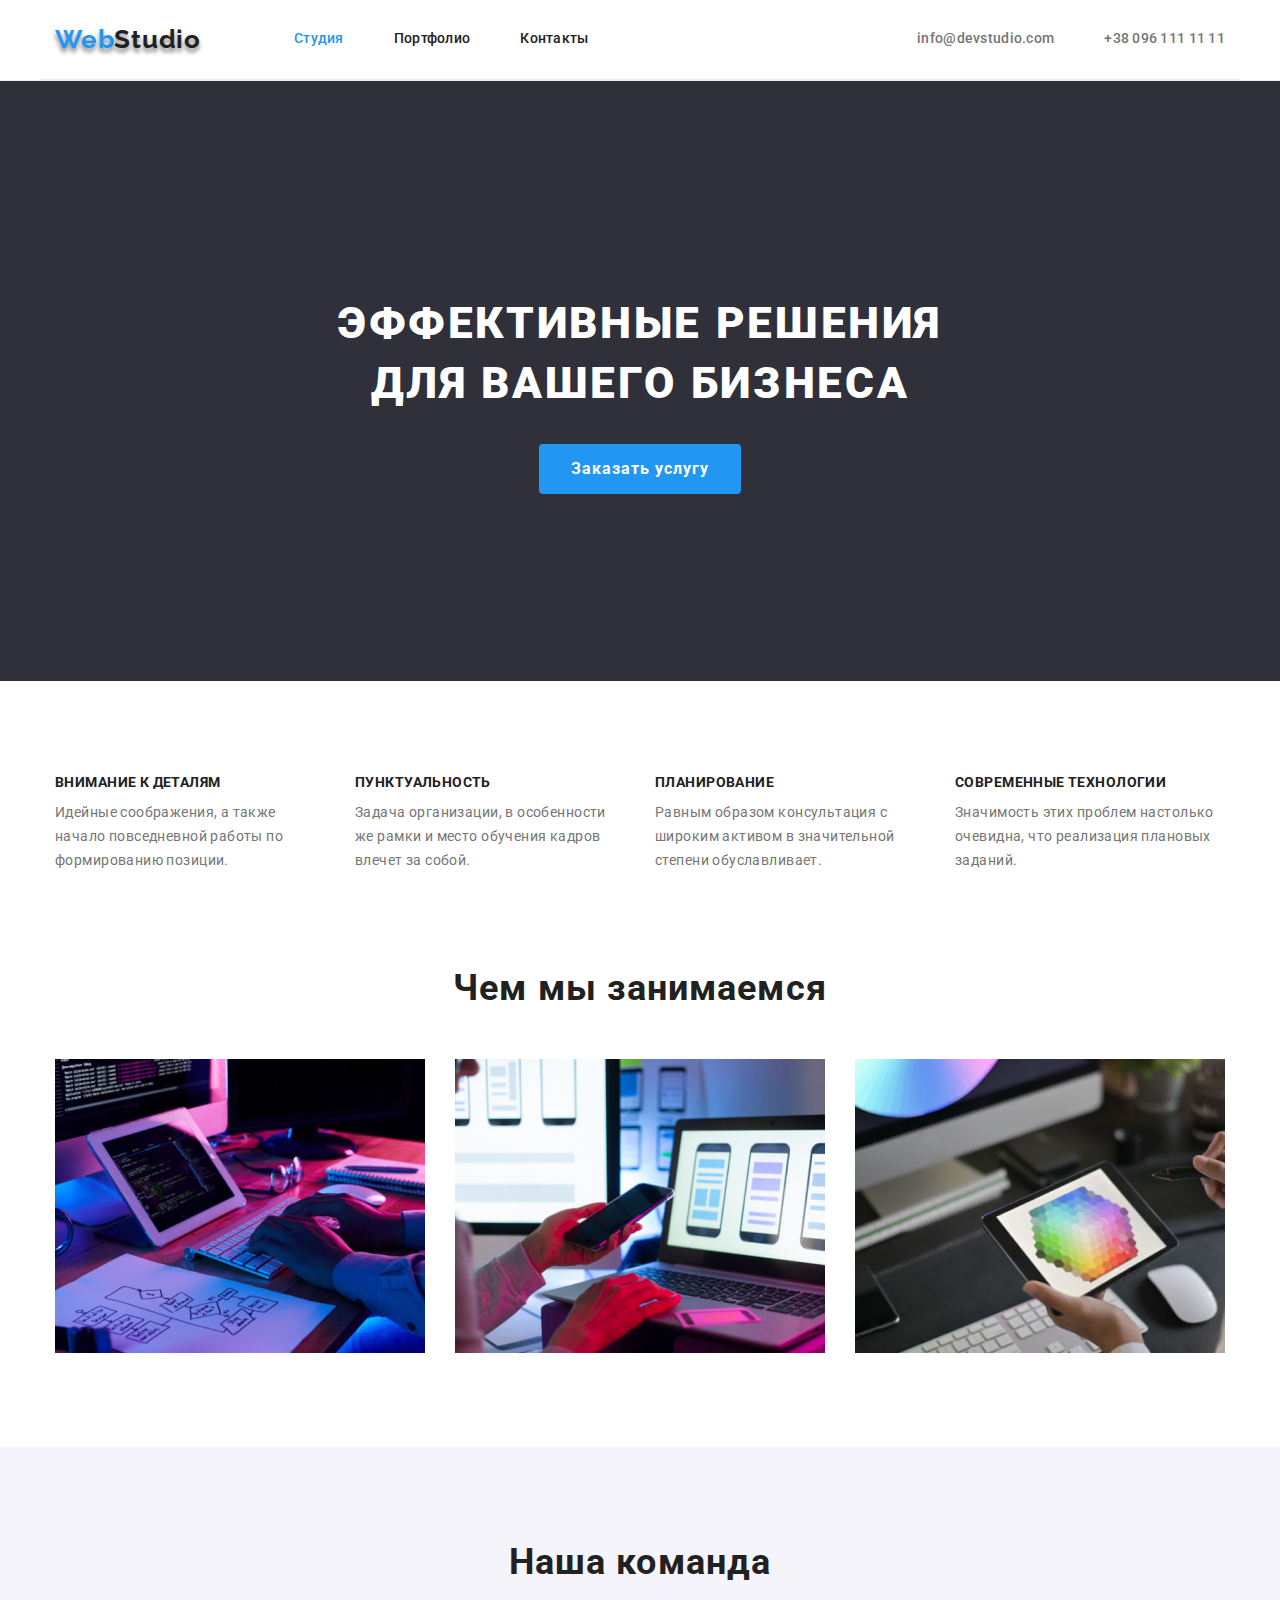
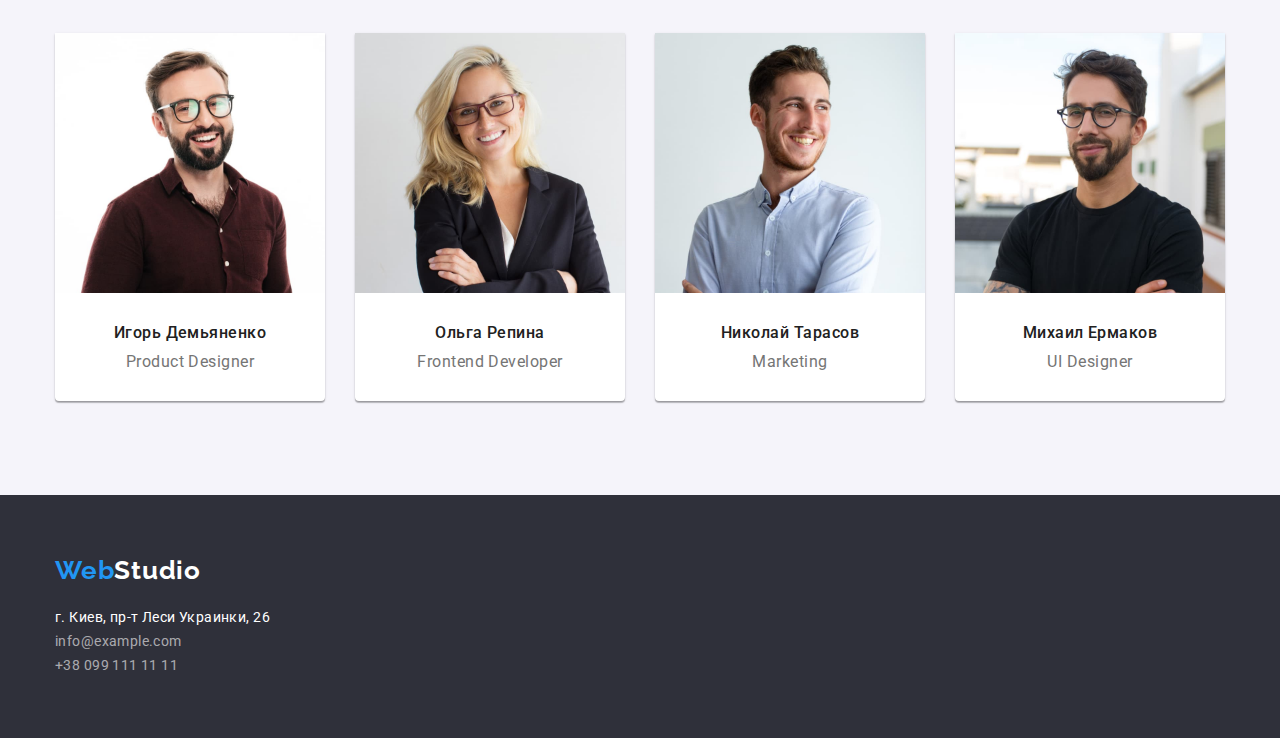
<file: index.html>
<!DOCTYPE html>
<html lang="ru">
<head>
    <meta charset="UTF-8">
    <meta http-equiv="X-UA-Compatible" content="IE=edge">
    <meta name="viewport" content="width=device-width, initial-scale=1.0">
    <title>Главная</title>
    <link rel="preconnect" href="https://fonts.gstatic.com">
    <link href="https://fonts.googleapis.com/css2?family=Raleway:wght@700&family=Roboto:wght@400;500;700;900&display=swap" rel="stylesheet">
    <link rel="stylesheet" href="./css/modern-normalize.css">
    <link rel="stylesheet" href="./css/style.css">
</head>

<body>
    <header class="header">
        <!-- CONTEINER -->
        <div class="conteiner header">
            <nav class="header-nav">
                <a class="logo" href="index.html"><span class="logo-text">Web</span>Studio</a>
                
                <ul class="nav-list">
                    <li class="nav-item">
                        <a class="link current" href="index.html">Студия</a>
                    </li>

                    <li class="nav-item">
                        <a class="link" href="portfolio.html">Портфолио</a>
                    </li>

                    <li class="nav-item">
                        <a class="link" href="#address">Контакты</a>
                    </li>
                </ul>
            </nav>
                
                <ul class="header-contacts">
                    <li class="contact-item">
                        <a class="contact-link" href="mailto:info@devstudio.com">info@devstudio.com</a>
                    </li>

                    <li class="contact-item">
                        <a class="contact-link" href="tel:+380961111111">+38 096 111 11 11</a>
                    </li>
               </ul>
        </div>
    </header>

    <main>
        <section class="hero">
            <!-- CONTEINER -->
            <div class="conteiner">
                <h1 class="hero-title">Эффективные решения для вашего бизнеса</h1>
                <button class="hero-btn">Заказать услугу</button>
            </div>    
        </section>

        <section class="features">
            <!-- CONTEINER -->
            <div class="conteiner">
                <h2 class="features-title">Особенности</h2>

                <ul class="features-list">
                    <li class="features-item">
                        <h3 class="features-item-title">Внимание к деталям</h3>
                        <p class="features-text">Идейные соображения, а также начало повседневной работы по формированию позиции.</p>
                    </li>

                    <li class="features-item">
                        <h3 class="features-item-title">Пунктуальность</h3>
                        <p class="features-text">Задача организации, в особенности же рамки и место обучения кадров влечет за собой.</p>
                    </li>

                    <li class="features-item">
                        <h3 class="features-item-title">Планирование</h3>
                        <p class="features-text">Равным образом консультация с широким активом в значительной степени обуславливает.</p>
                    </li>

                    <li class="features-item">
                        <h3 class="features-item-title">Современные технологии</h3>
                        <p class="features-text">Значимость этих проблем настолько очевидна, что реализация плановых заданий.</p>
                    </li>
                </ul>
            </div>
        </section>

        <section class="occupation">
            <!-- CONTEINER -->
            <div class="conteiner">
                <h2 class="occupation-title">Чем мы занимаемся</h2>

                <ul class="occupation-list">
                    <li class="occupation-img">
                        <img src="./images/box1.jpg" alt="img">
                    </li>

                    <li class="occupation-img">
                        <img src="./images/box2.jpg" alt="img">
                    </li>

                    <li class="occupation-img">
                        <img src="./images/box3.jpg" alt="img">
                    </li>
                </ul>
            </div>
        </section>
        
        <section class="command">
            <!-- CONTEINER -->
            <div class="conteiner">
                <h2 class="command-title">Наша команда</h2>

                <ul class="command-list">
                    <li class="command-item">
                        <img src="./images/img1.jpg" width="" alt="img">
                        <p class="command-name">Игорь Демьяненко</p>
                        <p class="command-text">Product Designer</p>
                    </li>

                    <li class="command-item">
                        <img src="./images/img2.jpg" alt="img">
                        <p class="command-name">Ольга Репина</p>
                        <p class="command-text">Frontend Developer</p>
                    </li>

                    <li class="command-item">
                        <img src="./images/img3.jpg" alt="img">
                        <p class="command-name">Николай Тарасов</p>
                        <p class="command-text">Marketing</p>
                    </li>

                    <li class="command-item">
                        <img src="./images/img4.jpg" alt="img">
                        <p class="command-name">Михаил Ермаков</p>
                        <p class="command-text">UI Designer</p>
                    </li>
                </ul>
            </div>
        </section>
    </main>

    <footer>
        <section class="footer">
            <!-- CONTEINER -->
            <div class="conteiner" id="address">
                <h2 class="contact-title">Контакты</h2>

                <a class="footer-logo" href=""><span class="logo-text">Web</span>Studio</a>
                <address class="footer-contacts">
                    <p class="address">г. Киев, пр-т Леси Украинки, 26</p>
                    <p><a class="footer-link" href="mailto:info@example.com">info@example.com</a></p>
                    <p><a class="footer-link" href="tel:+380991111111">+38 099 111 11 11</a></p>
                </address>
            </div>
        </section>
    </footer>
</body>
</html>
</file>
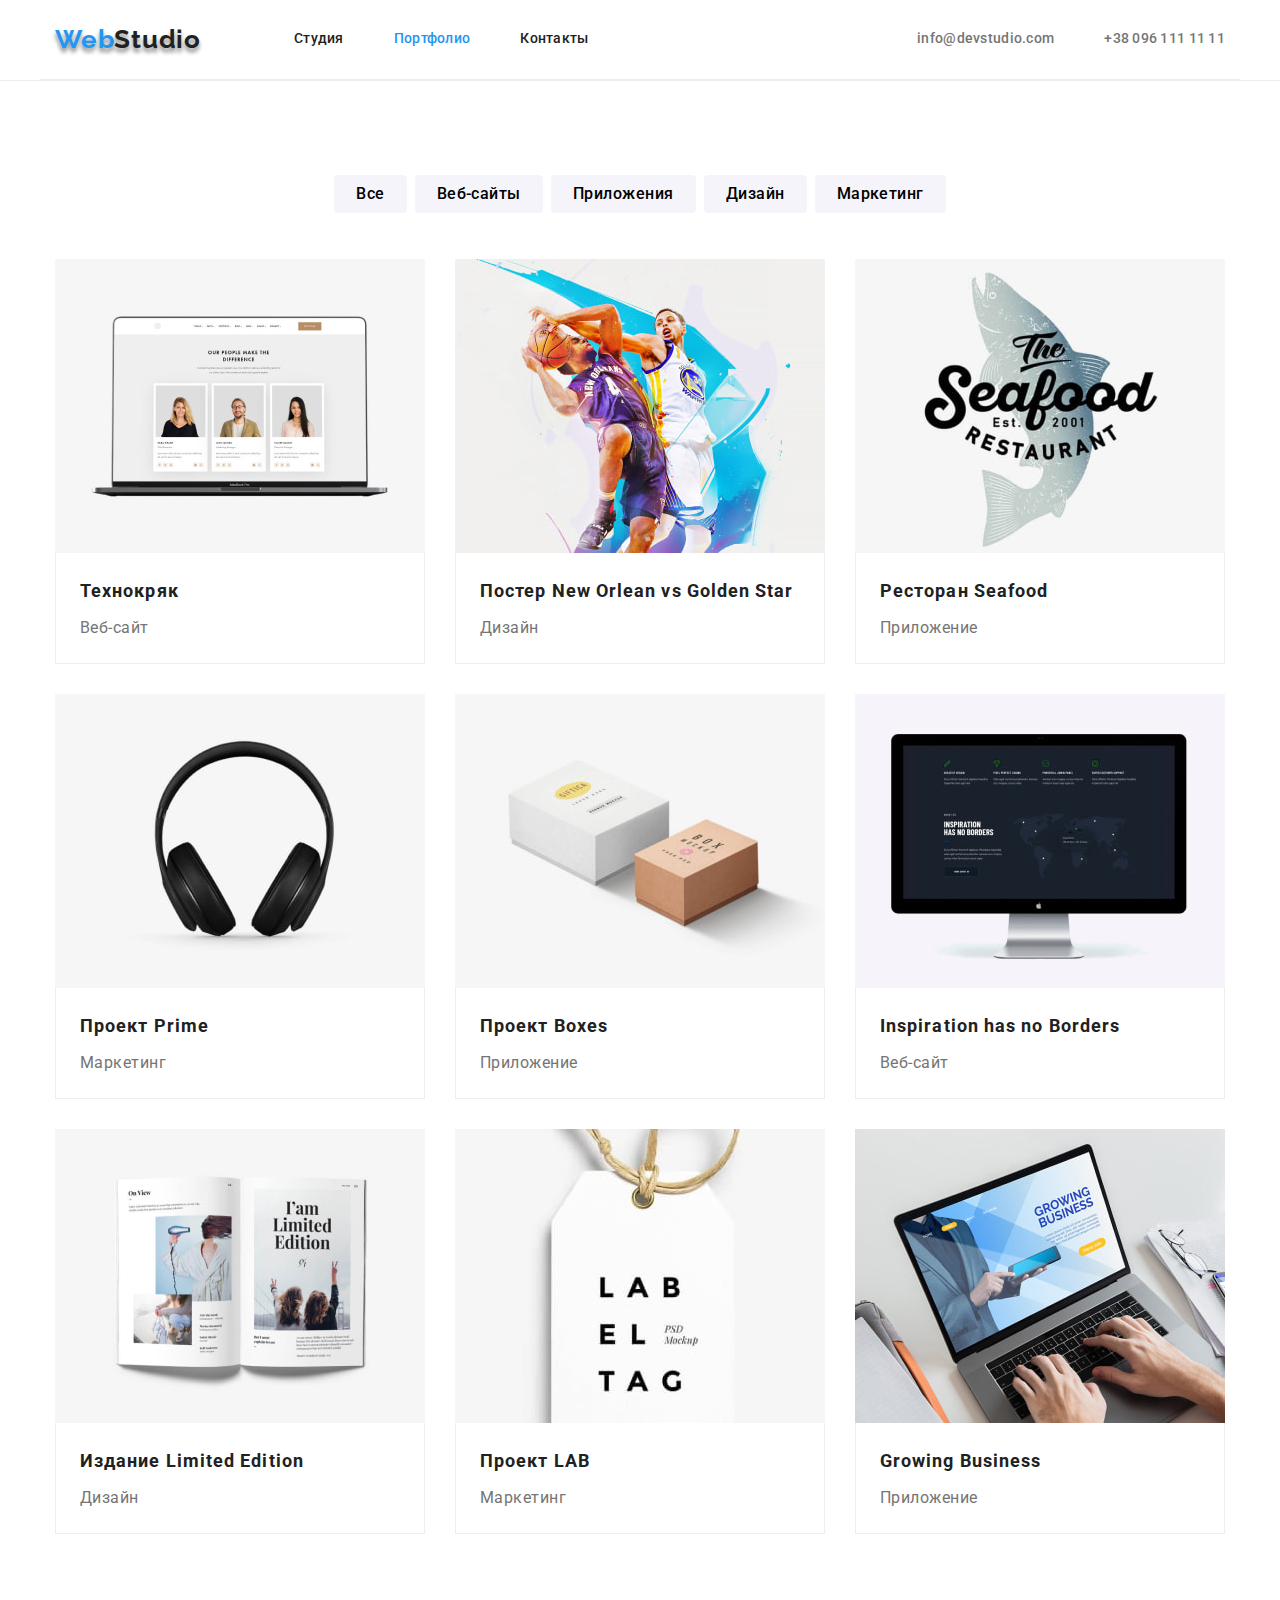
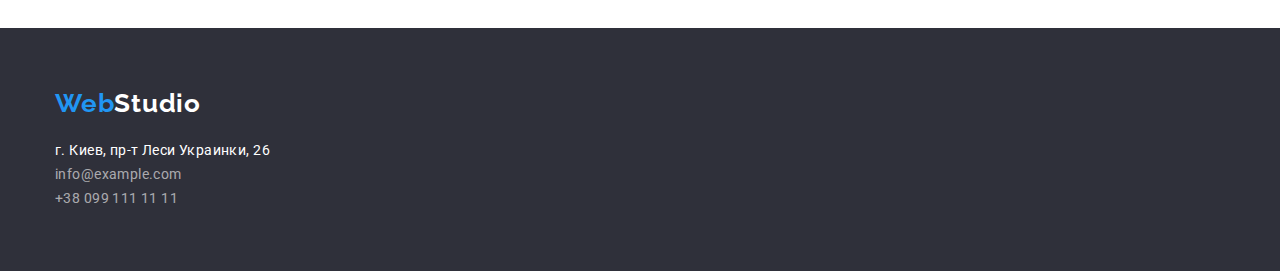
<file: portfolio.html>
<!DOCTYPE html>
<html lang="ru">
<head>
    <meta charset="UTF-8">
    <meta http-equiv="X-UA-Compatible" content="IE=edge">
    <meta name="viewport" content="width=device-width, initial-scale=1.0">
    <title>Портфолио</title>
    <link rel="preconnect" href="https://fonts.gstatic.com">
    <link href="https://fonts.googleapis.com/css2?family=Raleway:wght@700&family=Roboto:wght@400;500;700;900&display=swap" rel="stylesheet">
    <link rel="stylesheet" href="./css/modern-normalize.css">
    <link rel="stylesheet" href="./css/style.css">
</head>
    
<body>
    <header class="header">
        <!-- CONTEINER -->
        <div class="conteiner header">
            <nav class="header-nav">
                <a class="logo" href="index.html"><span class="logo-text">Web</span>Studio</a>
                <ul class="nav-list">
                    <li class="nav-item">
                        <a class="link" href="index.html">Студия</a>
                    </li>
                    <li class="nav-item">
                        <a class="link current" href="portfolio.html"">Портфолио</a>
                    </li>
                    <li class="nav-item">
                        <a class="link" href="#address">Контакты</a>
                    </li>
                </ul>
            </nav>
                <ul class="header-contacts">
                    <li class="contact-item">
                        <a class="contact-link" href="mailto:info@devstudio.com">info@devstudio.com</a>
                    </li>
                    <li class="contact-item">
                        <a class="contact-link" href="tel:+380961111111">+38 096 111 11 11</a>
                    </li>
                </ul>
        </div>
    </header>

    <main>
        <section class="project">
            <!-- CONTEINER -->
            <div class="conteiner">
                <h2 class="project-title">Проекты</h2>
                <ul class="project-filter">
                    <li class="buttom-list">
                        <button class="project-btn">Все</button>
                    </li>
                    <li class="buttom-list">
                        <button type="button" class="project-btn">Веб-сайты</button>
                    </li>
                    <li class="buttom-list">
                        <button type="button" class="project-btn">Приложения</button>
                    </li>
                    <li class="buttom-list">
                        <button type="button" class="project-btn">Дизайн</button>
                    </li>
                    <li class="buttom-list">
                        <button type="button" class="project-btn">Маркетинг</button>
                    </li>
                </ul>
                
                <ul class="project-list">
                    <li class="project-item">
                        <img src="./images/img_1.jpg" alt="img">
                        <div class="card">
                            <p class="project-name">Технокряк</p>
                            <p class="project-text">Веб-сайт</p>
                        </div>
                    </li>

                    <li class="project-item">
                        <img src="./images/img_2.jpg" alt="img">
                        <div class="card">
                            <p class="project-name">Постер New Orlean vs Golden Star</p>
                            <p class="project-text">Дизайн</p>
                        </div>
                    </li>

                    <li class="project-item">
                        <img src="./images/img_3.jpg" alt="img">
                        <div class="card">
                            <p class="project-name">Ресторан Seafood</p>
                            <p class="project-text">Приложение</p>
                        </div>
                    </li>

                    <li class="project-item">
                        <img src="./images/img_4.jpg" alt="img">
                        <div class="card">
                            <p class="project-name">Проект Prime</p>
                            <p class="project-text">Маркетинг</p>
                        </div>
                    </li>

                    <li class="project-item">
                        <img src="./images/img_5.jpg" alt="img">
                        <div class="card">
                            <p class="project-name">Проект Boxes</p>
                            <p class="project-text">Приложение</p>
                        </div>
                    </li>

                    <li class="project-item">
                        <img src="./images/img_6.jpg" alt="img">
                        <div class="card">
                            <p class="project-name">Inspiration has no Borders</p>
                            <p class="project-text">Веб-сайт</p>
                        </div>
                    </li>

                    <li class="project-item">
                        <img src="./images/img_7.jpg" alt="img">
                        <div class="card">
                            <p class="project-name">Издание Limited Edition</p>
                            <p class="project-text">Дизайн</p>
                        </div>
                    </li>

                    <li class="project-item">
                        <img src="./images/img_8.jpg" alt="img">
                        <div class="card">
                            <p class="project-name">Проект LAB</p>
                            <p class="project-text">Маркетинг</p>
                        </div>
                    </li>

                    <li class="project-item">
                        <img src="./images/img_9.jpg" alt="img">
                        <div class="card">
                            <p class="project-name">Growing Business</p>
                            <p class="project-text">Приложение</p>
                        </div>
                    </li>
                </ul>
            </div>
        </section>
    </main>
    
    <footer class="footer">
        <section class="" id="address">
            <!-- CONTEINER -->
            <div class="conteiner">
                <h2 class="contact-title">Контакты</h2>
                <a class="footer-logo" href="index.html"><span class="logo-text">Web</span>Studio</a>
                <address>
                    <p class="address">г. Киев, пр-т Леси Украинки, 26</p>
                    <p><a class="footer-link" href="mailto:info@example.com">info@example.com</a></p>
                    <p><a class="footer-link" href="tel:+380991111111">+38 099 111 11 11</a></p>
                </address>
            </div>
        </section>
    </footer>
</body>
    
</html>
</file>
<file: css/style.css>
/* VARIABLES */

:root {
  --text-blue: #2196f3;
  --text-black: #212121;
  --text-grey: #757575;
  --text-grey-op60: rgba(255, 255, 255, 0.6);
  --text-white: #ffffff;

  --back-white: #e5e5e5;
  --back-black-light: #2f303a;
  --back-grey: #f5f4fa;
  --back-grey-btn: #f5f4fa;
  --border: #eeeeee;

  --set-gap: 30px;
}

/* GENERAL STYLES*/

*,
::after,
::before {
  box-sizing: border-box;
}

body,
a {
  font-family: 'Roboto', sans-serif;
  color: var(--text-black);
}

a {
  text-decoration: none;
  color: inherit;
}

ul,
li,
a,
h1,
h2,
h3,
p {
  margin: 0;
  padding: 0;
}

img {
  display: block;
  min-width: 100%;
  height: auto;
}

button {
  padding: 0;
  /* border: none; */
  background-color: transparent;
}

button,
button:active,
button:focus {
  outline: none;
  /* decoration: none; */
}

/* GROUP STYLES */

.contact-title,
.features-title,
.project-title {
  display: none;
  /* visibility: hidden; */
}

.logo-text,
.nav-item:hover,
.nav-item:focus,
.contact-link:hover,
.contact-link:focus,
.buttom-list:hover,
.buttom-list:focus {
  color: var(--text-blue);
}

.contact-link,
.features-text,
.command-text,
.project-text {
  color: var(--text-grey);
}

.hero-title,
.hero-btn,
.footer,
.footer-contacts,
.footer-logo,
.project-btn:hover,
.project-btn:focus {
  color: var(--text-white);
}

.hero,
.footer,
.footer-contacts,
.footer-logo,
.footer-link {
  background-color: var(--back-black-light);
}

.hero-btn,
.project-btn:hover,
.project-btn:focus {
  background-color: var(--text-blue);
}

/* FONTS LOGO */

.logo,
.footer-logo {
  font-family: 'Raleway', sans-serif;
}

.conteiner {
  width: 1200px;
  padding: 0 15px;
  margin: 0 auto;

  /* удаление по окончании */
  /* border: 1px solid red; */
}

/* HEADER */

.conteiner.header {
  display: flex;
  padding: 24px 15px;
}

.header {
  border-bottom: 1px solid #ececec;
}

.logo {
  text-shadow: 0px 4px 4px rgba(0, 0, 0, 0.25), 0px 4px 4px rgba(0, 0, 0, 0.25);
}

.link.current {
  color: var(--text-blue);
}

.link {
  padding: 32px 0;
  align-items: center;
}

.header-nav {
  display: flex;
  align-items: center;
}

.nav-list {
  display: flex;
  margin-left: 93px;
}

.nav-item:not(:first-child),
.contact-item:last-child {
  margin-left: 50px;
}

.logo,
.footer-logo {
  font-style: normal;
  font-weight: bold;
  font-size: 26px;
  line-height: 1.19;
  letter-spacing: 0.03em;
}

.header-nav,
.header-contacts {
  font-style: normal;
  font-weight: 500;
  font-size: 14px;
  line-height: 1.14;
  letter-spacing: 0.02em;
}

.header-contacts {
  display: flex;
  align-items: center;
  margin-left: auto;
}

/* HERO */

.hero {
  max-width: 1600px;
  height: 600px;
  margin: 0 auto;
}

.hero-title {
  font-style: normal;
  font-weight: 900;
  font-size: 44px;
  line-height: 1.36;
  letter-spacing: 0.06em;
  text-transform: uppercase;

  text-align: center;
  padding-top: 213px;
  width: 696px;
  margin-right: auto;
  margin-left: auto;
}

.hero-btn:hover,
.hero-btn:focus {
  box-shadow: 0px 4px 4px rgba(0, 0, 0, 0.15);
  border: black;
}

.hero-btn {
  display: block;
  font-style: normal;
  font-weight: bold;
  font-size: 16px;
  line-height: 1.88;
  letter-spacing: 0.06em;

  margin-top: 30px;
  margin-bottom: 187px;
  margin-left: auto;
  margin-right: auto;
  padding: 10px 32px;

  border-radius: 4px;
  border: transparent;
  /* cursor: pointer; */
}

/* FEATURES */

.features {
  margin: 94px 0;
}

.features-list {
  display: flex;
  margin-left: -30px;
}

.features-item {
  width: 270px;

  flex-basis: calc(100% / 4 - 30px);
  margin-left: 30px;
}

.features-item-title {
  font-style: normal;
  font-weight: bold;
  font-size: 14px;
  line-height: 1.14;
  letter-spacing: 0.03em;
  text-transform: uppercase;
}

.features-text {
  font-style: normal;
  font-weight: normal;
  font-size: 14px;
  line-height: 1.71;
  letter-spacing: 0.03em;

  margin-top: 10px;
  margin-bottom: 0;
}

/* OCCUPATION */
.occupation {
  margin-bottom: 94px;
}

.occupation-list {
  display: flex;
  margin-left: -30px;
}

.occupation-list img {
  width: 370px;
}

.occupation-img {
  flex-basis: calc(100% / 4 - 30px);
  margin-top: 50px;
  margin-left: 30px;
}

/* COMMAND */

.command {
  max-width: 1600px;
  background-color: var(--back-grey);
  margin-left: auto;
  margin-right: auto;
  padding: 94px 0;
}

.command img {
  width: 270px;
}

.command-list {
  display: flex;
  flex-wrap: wrap;
  margin-right: -30px;
}

.command-item {
  background-color: var(--text-white);
  margin-top: 50px;
  margin-right: 30px;

  flex-basis: calc(100% / 4 - 30px);

  box-shadow: 0px 1px 3px rgba(0, 0, 0, 0.12), 0px 1px 1px rgba(0, 0, 0, 0.14),
    0px 2px 1px rgba(0, 0, 0, 0.2);
  border-radius: 0px 0px 4px 4px;
}

.occupation-title,
.command-title {
  font-style: normal;
  font-weight: bold;
  font-size: 36px;
  line-height: 1.17;
  text-align: center;
  letter-spacing: 0.03em;
}

.command-name {
  font-style: normal;
  font-weight: 500;
  font-size: 16px;
  line-height: 1.19;

  letter-spacing: 0.03em;
  text-align: center;
  margin-top: 30px;
}

.command-text {
  font-style: normal;
  font-weight: normal;
  font-size: 16px;
  line-height: 1.19;

  letter-spacing: 0.03em;
  text-align: center;
  margin-top: 10px;
  margin-bottom: 30px;
}

/* FOOTER */

.footer {
  max-width: 1600px;
  margin-left: auto;
  margin-right: auto;
  padding: 60px 0;
}

.address {
  margin-top: 20px;
}

.footer-link {
  color: var(--text-grey-op60);
  margin-top: 9px;
}

.address,
.footer-link {
  font-style: normal;
  font-weight: normal;
  font-size: 14px;
  line-height: 1.71;
  letter-spacing: 0.03em;
}

/* PROJECTS */
.project-filter {
  display: flex;
  margin-top: 94px;
  margin-bottom: 16px;
  justify-content: center;
}

.buttom-list {
  height: 38px;
  margin: 0 4px;
  align-items: center;

  border-radius: 4px;
  background: var(--back-grey-btn);
}

.project-btn {
  font-style: normal;
  font-weight: 500;
  font-size: 16px;
  line-height: 1.63;
  text-align: center;
  letter-spacing: 0.03em;
  border: transparent;
  cursor: pointer;

  padding: 6px 22px;
  border-radius: 4px;
}

.buttom-list:hover {
  box-shadow: 0px 3px 1px rgba(0, 0, 0, 0.1), 0px 1px 2px rgba(0, 0, 0, 0.08),
    0px 2px 2px rgba(0, 0, 0, 0.12);
}

.project-list {
  /* outline: 1px solid red; */
  display: flex;
  flex-wrap: wrap;
  margin-top: 4px;
  margin-right: -30px;
  margin-bottom: 94px;
}

.project-item {
  /* outline: 1px solid red; */

  flex-basis: calc(100% / 3 - 30px);
  margin-top: 30px;
  margin-right: 30px;
}

.card {
  padding-top: 20px;
  padding-left: 24px;
  padding-bottom: 20px;

  border-right: 1px solid var(--border);
  border-bottom: 1px solid var(--border);
  border-left: 1px solid var(--border);
}

.project-name {
  /* outline: 1px solid teal; */
  font-style: normal;
  font-weight: bold;
  font-size: 18px;
  line-height: 2;
  letter-spacing: 0.06em;
}

.project-text {
  /* outline: 1px solid teal; */
  font-style: normal;
  font-weight: normal;
  font-size: 16px;
  line-height: 1.88;
  letter-spacing: 0.03em;

  margin-top: 4px;
}
</file>
